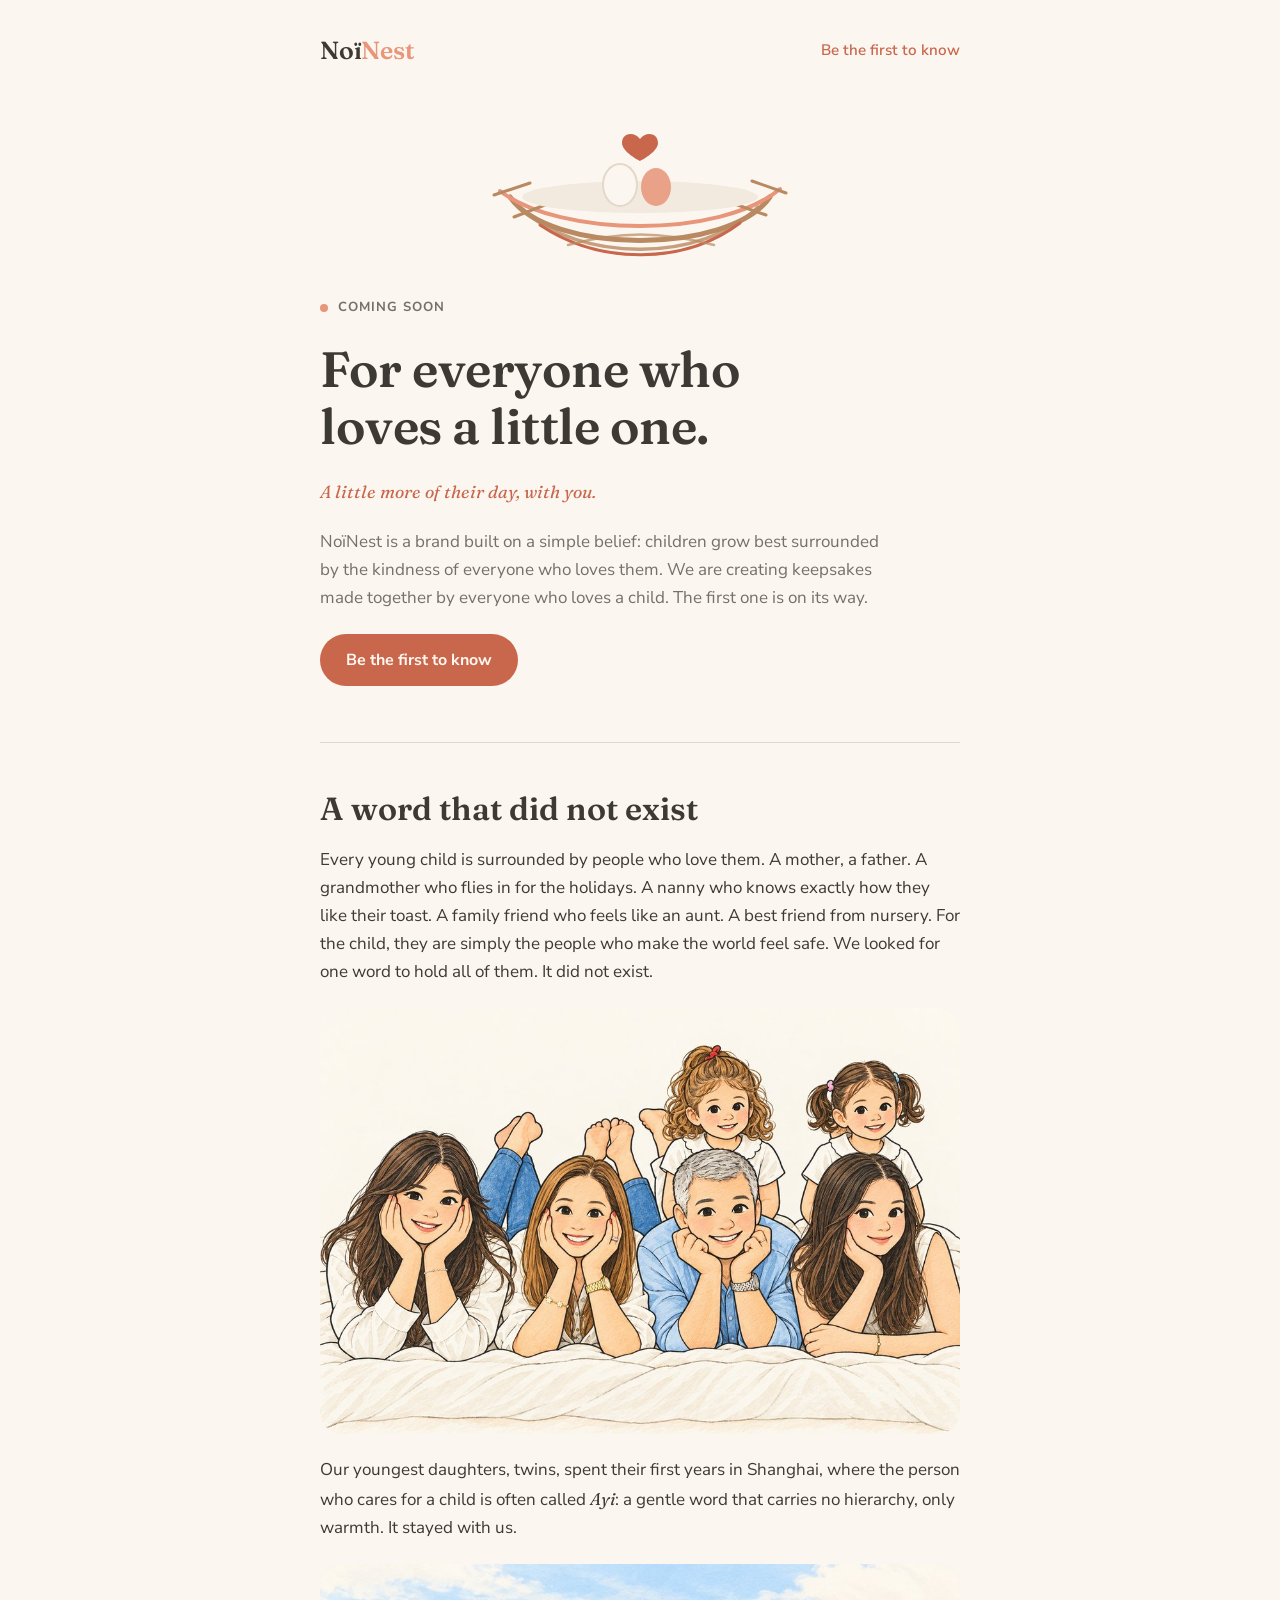
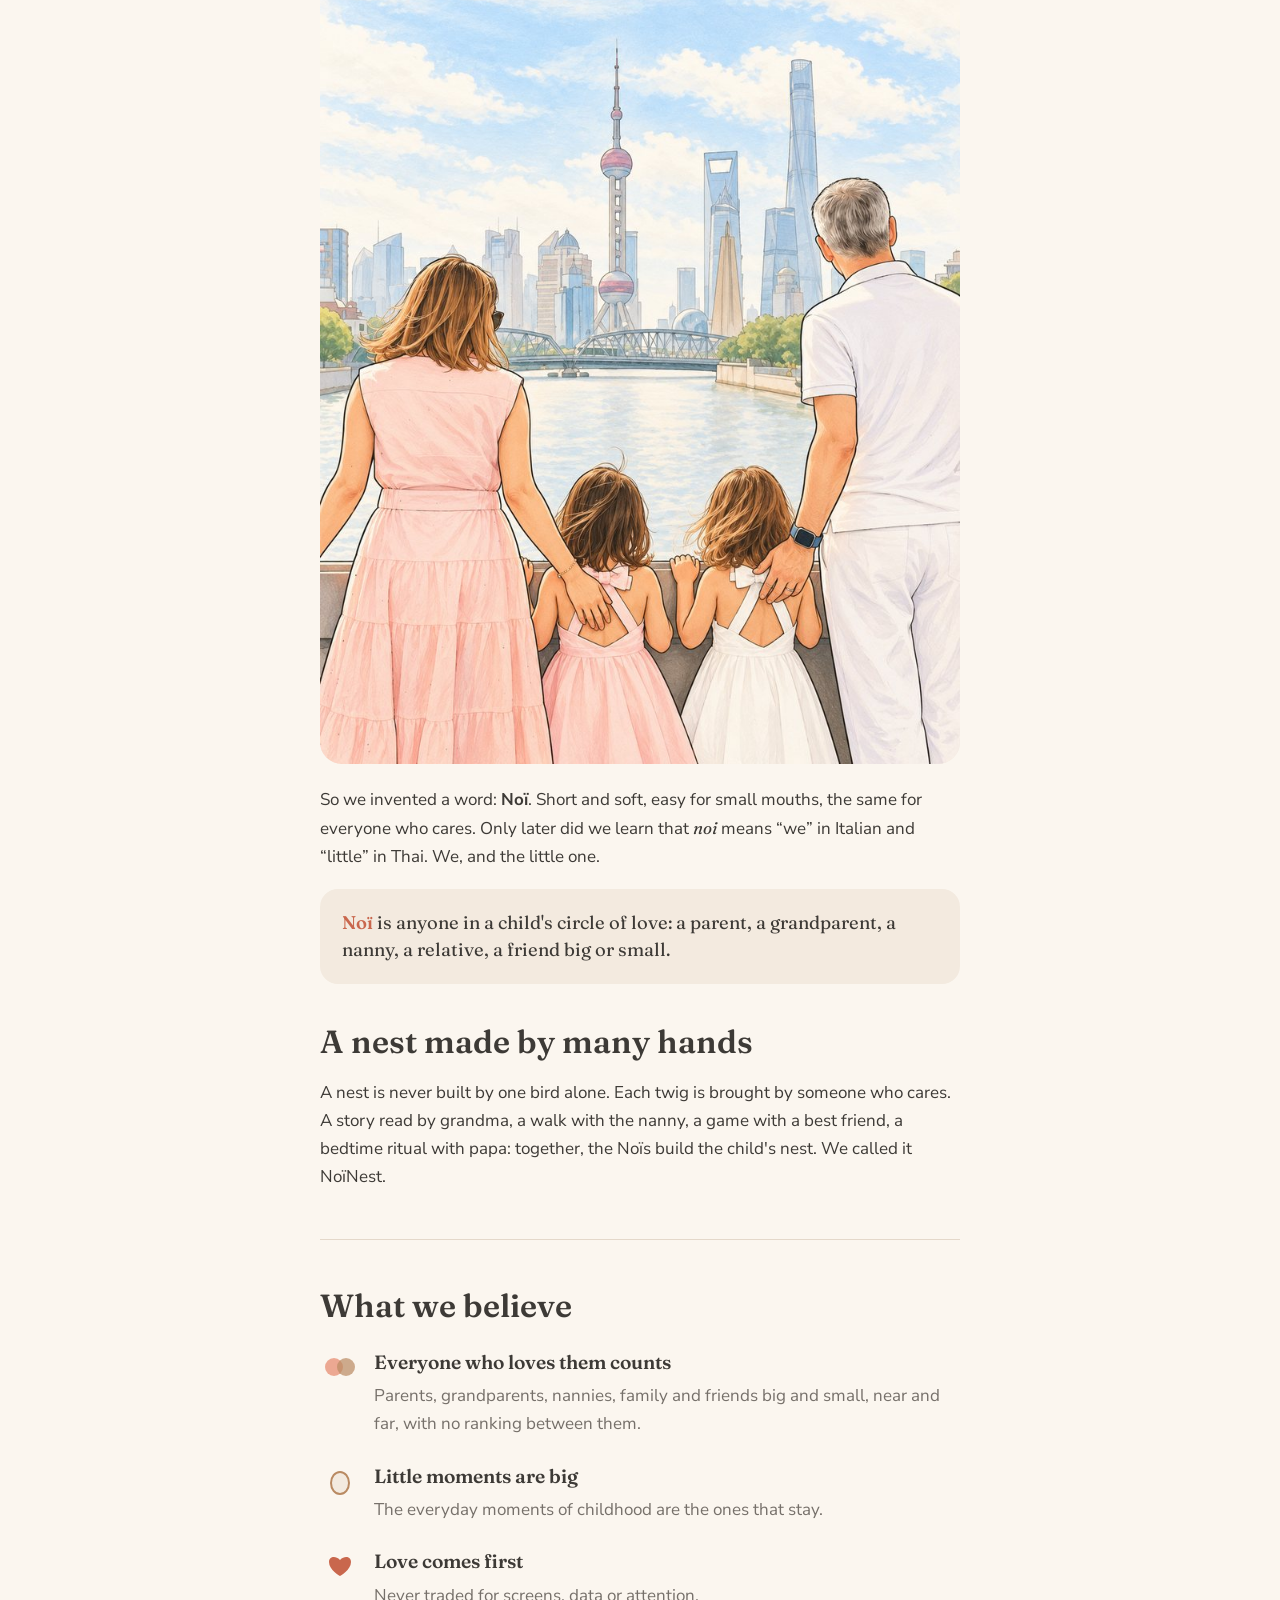
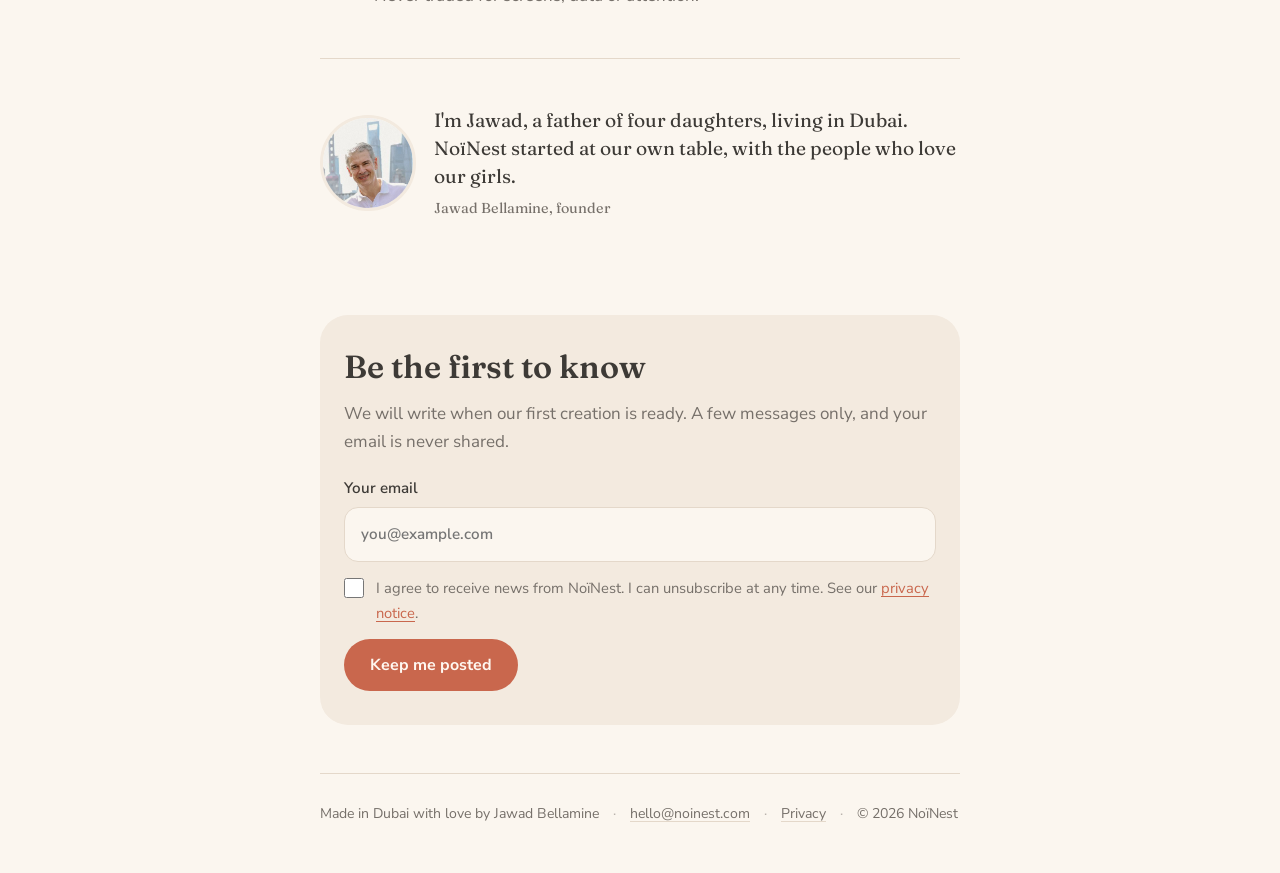
<file: public/index.html>
<!doctype html>
<html lang="en">
<head>
<meta charset="utf-8">
<meta name="viewport" content="width=device-width, initial-scale=1, viewport-fit=cover">
<title>NoïNest · For everyone who loves a little one</title>
<meta name="description" content="NoïNest (NoiNest) is a brand built on a simple belief: children grow best surrounded by the kindness of everyone who loves them. We are creating keepsakes made together by everyone who loves a child.">
<link rel="canonical" href="https://noinest.com/">
<meta name="theme-color" content="#FBF6EF">
<meta property="og:type" content="website">
<meta property="og:site_name" content="NoïNest">
<meta property="og:title" content="NoïNest · For everyone who loves a little one">
<meta property="og:description" content="Children grow best surrounded by the kindness of everyone who loves them. We are creating keepsakes made together by everyone who loves a child.">
<meta property="og:url" content="https://noinest.com/">
<meta property="og:image" content="https://noinest.com/og-image.jpg?v=2">
<meta property="og:image:width" content="1200">
<meta property="og:image:height" content="630">
<meta name="twitter:card" content="summary_large_image">
<link rel="icon" href="/favicon.ico" sizes="any">
<link rel="icon" type="image/png" sizes="48x48" href="/favicon-48.png">
<link rel="icon" type="image/png" sizes="192x192" href="/icon-192.png">
<link rel="icon" type="image/png" sizes="512x512" href="icon-512.png">
<link rel="apple-touch-icon" href="apple-touch-icon.png">
<link rel="preload" href="fonts/fraunces.woff2" as="font" type="font/woff2" crossorigin>
<link rel="stylesheet" href="styles.css">
<script type="application/ld+json">
{
  "@context": "https://schema.org",
  "@graph": [
    {
      "@type": "Organization",
      "@id": "https://noinest.com/#organization",
      "name": "NoïNest",
      "alternateName": ["NoiNest", "Noi Nest", "Noinest"],
      "url": "https://noinest.com/",
      "logo": "https://noinest.com/icon-512.png",
      "email": "hello@noinest.com",
      "description": "NoïNest is a brand built on a simple belief: children grow best surrounded by the kindness of everyone who loves them. It creates keepsakes made together by everyone who loves a child.",
      "founder": { "@type": "Person", "name": "Jawad Bellamine" },
      "foundingLocation": { "@type": "Place", "name": "Dubai, United Arab Emirates" }
    },
    {
      "@type": "WebSite",
      "@id": "https://noinest.com/#website",
      "name": "NoïNest",
      "alternateName": ["NoiNest", "Noinest"],
      "url": "https://noinest.com/",
      "publisher": { "@id": "https://noinest.com/#organization" }
    }
  ]
}
</script>
</head>
<body>
<div class="wrap">
  <header class="top">
    <a class="logo" href="#top" aria-label="NoïNest home">Noï<span>Nest</span></a>
    <a class="link" href="#join">Be the first to know</a>
  </header>

  <main id="top">
    <div class="hero">
      <!-- Woven nest: a few hand-drawn twigs around a soft hollow -->
      <svg class="nest" viewBox="0 0 340 170" role="img" aria-label="A small woven nest">
        <g fill="none" stroke-linecap="round">
          <path d="M40 92 C 80 150, 260 150, 300 92" stroke="var(--twig)" stroke-width="5"/>
          <path d="M30 86 C 90 132, 250 134, 310 84" stroke="var(--accent)" stroke-width="4"/>
          <path d="M52 104 C 110 158, 232 158, 288 102" stroke="var(--twig)" stroke-width="3.5" opacity=".8"/>
          <path d="M70 120 C 130 160, 214 160, 270 118" stroke="var(--accent-strong)" stroke-width="3"/>
          <path d="M24 90 L 60 78 M 316 88 L 282 76 M 44 112 L 80 98 M 296 110 L 262 98" stroke="var(--twig)" stroke-width="3"/>
          <path d="M98 140 C 150 126, 190 126, 244 140" stroke="var(--twig)" stroke-width="2.5" opacity=".7"/>
        </g>
        <ellipse cx="170" cy="92" rx="118" ry="16" fill="var(--surface)"/>
        <g>
          <ellipse cx="150" cy="80" rx="17" ry="21" fill="var(--bg)" stroke="var(--line)" stroke-width="2"/>
          <ellipse cx="186" cy="82" rx="15" ry="19" fill="var(--accent)" opacity=".85"/>
        </g>
        <path d="M170 34 c -6 -8, -18 -6, -18 4 c 0 9, 18 18, 18 18 s 18 -9, 18 -18 c 0 -10 -12 -12 -18 -4z" fill="var(--accent-strong)"/>
      </svg>

      <p class="soon">Coming soon</p>
      <h1>For everyone who loves a little one.</h1>
      <p class="signature">A little more of their day, with you.</p>
      <p class="lede">NoïNest is a brand built on a simple belief: children grow best surrounded by the kindness of everyone who loves them. We are creating keepsakes made together by everyone who loves a child. The first one is on its way.</p>
      <a class="btn" href="#join">Be the first to know</a>
    </div>

    <section class="story" aria-labelledby="story-title">
      <h2 id="story-title">A word that did not exist</h2>
      <p>Every young child is surrounded by people who love them. A mother, a father. A grandmother who flies in for the holidays. A nanny who knows exactly how they like their toast. A family friend who feels like an aunt. A best friend from nursery. For the child, they are simply the people who make the world feel safe. We looked for one word to hold all of them. It did not exist.</p>
      <figure class="pic"><img src="img/family-nest.jpg?v=2" width="1000" height="667" alt="Illustration of the founder's family lying side by side on a bed, chins on their hands, smiling"></figure>
      <p>Our youngest daughters, twins, spent their first years in Shanghai, where the person who cares for a child is often called <em>Ayi</em>: a gentle word that carries no hierarchy, only warmth. It stayed with us.</p>
      <figure class="pic tall"><img src="img/shanghai-bund.jpg?v=2" width="800" height="1000" alt="Illustration of a family seen from behind, looking at the Shanghai skyline from a bridge"></figure>
      <p>So we invented a word: <strong>Noï</strong>. Short and soft, easy for small mouths, the same for everyone who cares. Only later did we learn that <em>noi</em> means “we” in Italian and “little” in Thai. We, and the little one.</p>
      <p class="define"><strong>Noï</strong> is anyone in a child's circle of love: a parent, a grandparent, a nanny, a relative, a friend big or small.</p>

      <h2 style="margin-top:22px">A nest made by many hands</h2>
      <p>A nest is never built by one bird alone. Each twig is brought by someone who cares. A story read by grandma, a walk with the nanny, a game with a best friend, a bedtime ritual with papa: together, the Noïs build the child's nest. We called it NoïNest.</p>
    </section>

    <section aria-labelledby="beliefs-title">
      <h2 id="beliefs-title">What we believe</h2>
      <div class="beliefs">
        <div class="belief">
          <svg viewBox="0 0 40 40" aria-hidden="true"><circle cx="14" cy="20" r="9" fill="var(--accent)" opacity=".8"/><circle cx="26" cy="20" r="9" fill="var(--twig)" opacity=".7"/></svg>
          <div><h3>Everyone who loves them counts</h3><p>Parents, grandparents, nannies, family and friends big and small, near and far, with no ranking between them.</p></div>
        </div>
        <div class="belief">
          <svg viewBox="0 0 40 40" aria-hidden="true"><ellipse cx="20" cy="22" rx="9" ry="11" fill="var(--surface)" stroke="var(--twig)" stroke-width="2"/></svg>
          <div><h3>Little moments are big</h3><p>The everyday moments of childhood are the ones that stay.</p></div>
        </div>
        <div class="belief">
          <svg viewBox="0 0 40 40" aria-hidden="true"><path d="M20 30 s-11-6-11-14c0-5 6-7 11-2 5-5 11-3 11 2 0 8-11 14-11 14z" fill="var(--accent-strong)"/></svg>
          <div><h3>Love comes first</h3><p>Never traded for screens, data or attention.</p></div>
        </div>
      </div>
    </section>

    <section aria-label="A note from the founder">
      <div class="founder">
        <img class="portrait" src="img/founder-portrait.jpg" width="320" height="320" alt="Jawad Bellamine, founder of NoïNest">
        <blockquote>I'm Jawad, a father of four daughters, living in Dubai. NoïNest started at our own table, with the people who love our girls.<cite>Jawad Bellamine, founder</cite></blockquote>
      </div>
    </section>

    <div class="join" id="join">
      <h2>Be the first to know</h2>
      <p class="note">We will write when our first creation is ready. A few messages only, and your email is never shared.</p>
      <form id="signup" novalidate>
        <label class="field" for="email">Your email
          <input id="email" name="EMAIL" type="email" autocomplete="email" placeholder="you@example.com" required>
        </label>
        <label class="consent" for="consent">
          <input id="consent" name="OPT_IN" type="checkbox" value="1" required>
          <span>I agree to receive news from NoïNest. I can unsubscribe at any time. See our <a href="privacy.html">privacy notice</a>.</span>
        </label>
        <div class="hp" aria-hidden="true"><label for="website">Leave this empty</label><input id="website" name="email_address_check" type="text" tabindex="-1" autocomplete="off" value=""></div>
        <input type="hidden" name="locale" value="en">
        <input type="hidden" name="html_type" value="simple">
        <p class="error" id="error" role="alert" hidden></p>
        <button class="btn" id="submit" type="submit">Keep me posted</button>
      </form>
      <p class="thanks" id="thanks" role="status" hidden>Thank you. You are part of the nest now.<small>We have sent you an email: tap the link inside to confirm.</small></p>
    </div>
  </main>

  <footer>
    <span>Made in Dubai with love by Jawad Bellamine</span><span class="dot">·</span>
    <a href="mailto:hello@noinest.com">hello@noinest.com</a><span class="dot">·</span>
    <a href="privacy.html">Privacy</a><span class="dot">·</span>
    <span>© 2026 NoïNest</span>
  </footer>
</div>

<script>
// Brevo form endpoint: paste the form's action URL (https://….sibforms.com/serve/…) between the quotes.
const BREVO_FORM_URL = "https://c0200402.sibforms.com/serve/[base64]";

const form = document.getElementById('signup');
const email = document.getElementById('email');
const consent = document.getElementById('consent');
const error = document.getElementById('error');
const submit = document.getElementById('submit');

function showError(message, field) {
  error.textContent = message;
  error.hidden = false;
  if (field) field.focus();
}

form.addEventListener('submit', async (e) => {
  e.preventDefault();
  if (!email.value || !email.checkValidity()) return showError('Please enter a valid email address.', email);
  if (!consent.checked) return showError('Please tick the box so we can write to you.', consent);
  if (!BREVO_FORM_URL) return showError('Sign-up opens in a few days. Please come back soon.');
  error.hidden = true;
  submit.disabled = true;
  try {
    const response = await fetch(BREVO_FORM_URL, { method: 'POST', body: new FormData(form) });
    let result = {};
    try { result = await response.json(); } catch (e) { /* non-JSON answer */ }
    if (!response.ok || result.success === false) {
      submit.disabled = false;
      if (result.errors && result.errors.EMAIL) return showError('Please check your email address and try again.', email);
      return showError('Something went wrong on our side. Please try again in a moment, or write to hello@noinest.com.');
    }
    form.hidden = true;
    document.getElementById('thanks').hidden = false;
  } catch (err) {
    submit.disabled = false;
    showError('We could not reach our mailing service. Please check your connection and try again.');
  }
});
</script>
</body>
</html>
</file>
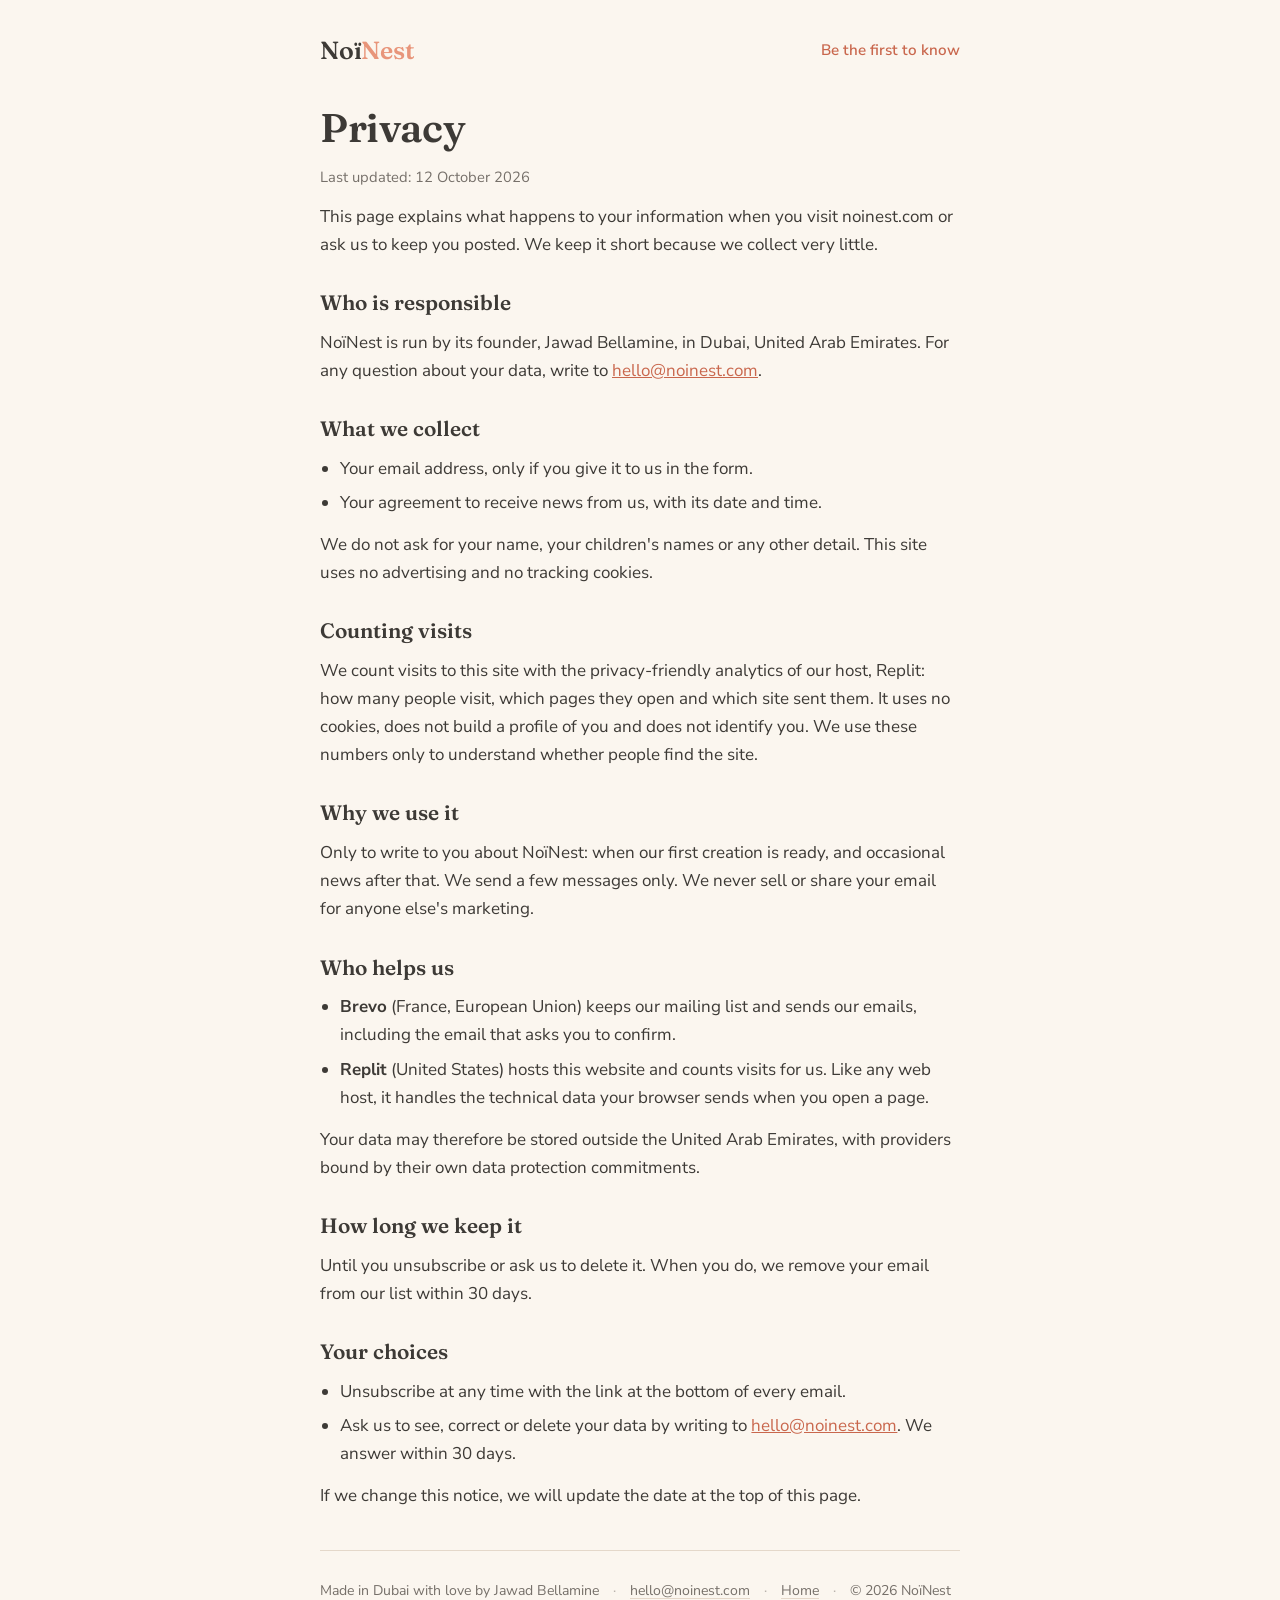
<file: public/privacy.html>
<!doctype html>
<html lang="en">
<head>
<meta charset="utf-8">
<meta name="viewport" content="width=device-width, initial-scale=1, viewport-fit=cover">
<title>Privacy · NoïNest</title>
<meta name="description" content="How NoïNest handles the email address you give us on noinest.com.">
<meta name="robots" content="noindex">
<meta name="theme-color" content="#FBF6EF">
<link rel="icon" href="/favicon.ico" sizes="any">
<link rel="icon" type="image/png" sizes="48x48" href="/favicon-48.png">
<link rel="icon" type="image/png" sizes="192x192" href="/icon-192.png">
<link rel="icon" type="image/png" sizes="512x512" href="icon-512.png">
<link rel="apple-touch-icon" href="apple-touch-icon.png">
<link rel="stylesheet" href="styles.css">
</head>
<body>
<div class="wrap">
  <header class="top">
    <a class="logo" href="./" aria-label="NoïNest home">Noï<span>Nest</span></a>
    <a class="link" href="./#join">Be the first to know</a>
  </header>

  <main class="legal">
    <h1>Privacy</h1>
    <p class="updated">Last updated: 12 October 2026</p>
    <p>This page explains what happens to your information when you visit noinest.com or ask us to keep you posted. We keep it short because we collect very little.</p>

    <h2>Who is responsible</h2>
    <p>NoïNest is run by its founder, Jawad Bellamine, in Dubai, United Arab Emirates. For any question about your data, write to <a href="mailto:hello@noinest.com">hello@noinest.com</a>.</p>

    <h2>What we collect</h2>
    <ul>
      <li>Your email address, only if you give it to us in the form.</li>
      <li>Your agreement to receive news from us, with its date and time.</li>
    </ul>
    <p>We do not ask for your name, your children's names or any other detail. This site uses no advertising and no tracking cookies.</p>

    <h2>Counting visits</h2>
    <p>We count visits to this site with the privacy-friendly analytics of our host, Replit: how many people visit, which pages they open and which site sent them. It uses no cookies, does not build a profile of you and does not identify you. We use these numbers only to understand whether people find the site.</p>

    <h2>Why we use it</h2>
    <p>Only to write to you about NoïNest: when our first creation is ready, and occasional news after that. We send a few messages only. We never sell or share your email for anyone else's marketing.</p>

    <h2>Who helps us</h2>
    <ul>
      <li><strong>Brevo</strong> (France, European Union) keeps our mailing list and sends our emails, including the email that asks you to confirm.</li>
      <li><strong>Replit</strong> (United States) hosts this website and counts visits for us. Like any web host, it handles the technical data your browser sends when you open a page.</li>
    </ul>
    <p>Your data may therefore be stored outside the United Arab Emirates, with providers bound by their own data protection commitments.</p>

    <h2>How long we keep it</h2>
    <p>Until you unsubscribe or ask us to delete it. When you do, we remove your email from our list within 30 days.</p>

    <h2>Your choices</h2>
    <ul>
      <li>Unsubscribe at any time with the link at the bottom of every email.</li>
      <li>Ask us to see, correct or delete your data by writing to <a href="mailto:hello@noinest.com">hello@noinest.com</a>. We answer within 30 days.</li>
    </ul>
    <p>If we change this notice, we will update the date at the top of this page.</p>
  </main>

  <footer>
    <span>Made in Dubai with love by Jawad Bellamine</span><span class="dot">·</span>
    <a href="mailto:hello@noinest.com">hello@noinest.com</a><span class="dot">·</span>
    <a href="./">Home</a><span class="dot">·</span>
    <span>© 2026 NoïNest</span>
  </footer>
</div>
</body>
</html>
</file>
<file: public/styles.css>
@font-face{font-family:"Fraunces";src:url("fonts/fraunces.woff2") format("woff2");font-weight:100 900;font-style:normal;font-display:swap}
@font-face{font-family:"Fraunces";src:url("fonts/fraunces-italic.woff2") format("woff2");font-weight:100 900;font-style:italic;font-display:swap}
@font-face{font-family:"Nunito Sans";src:url("fonts/nunito-sans.woff2") format("woff2");font-weight:200 1000;font-style:normal;font-display:swap}
/* Layout: one calm reading column, like a letter from a family; a woven nest drawn in the hero is the single bold moment. */
:root{
  --bg:#FBF6EF;          /* warm cream paper */
  --surface:#F3EADF;     /* soft nest straw */
  --ink:#3D3A36;         /* charcoal (logo "Noï") */
  --muted:#76706A;
  --accent:#E8957A;      /* terracotta (logo "Nest") */
  --accent-strong:#C9674D;
  --on-accent:#FFF8F1;
  --line:#E4D8CA;
  --twig:#B98A62;
  --display:"Fraunces", Georgia, "Times New Roman", serif;
  --body:"Nunito Sans", "Segoe UI", Roboto, Helvetica, Arial, sans-serif;
}
@media (prefers-color-scheme: dark){
  :root:not([data-theme="light"]){
    --bg:#221E1B; --surface:#2D2824; --ink:#F2EAE1; --muted:#B3A99F;
    --accent:#EFA48A; --accent-strong:#E8957A; --on-accent:#2A1610;
    --line:#40382F; --twig:#C79A72; color-scheme:dark;
  }
}
:root[data-theme="dark"]{
  --bg:#221E1B; --surface:#2D2824; --ink:#F2EAE1; --muted:#B3A99F;
  --accent:#EFA48A; --accent-strong:#E8957A; --on-accent:#2A1610;
  --line:#40382F; --twig:#C79A72; color-scheme:dark;
}
*{box-sizing:border-box}
html{scroll-behavior:smooth}
@media (prefers-reduced-motion:reduce){html{scroll-behavior:auto}}
body{
  background:var(--bg); color:var(--ink);
  font-family:var(--body); font-size:1.0625rem; line-height:1.65;
  padding-inline:20px; padding-block:0;
  -webkit-font-smoothing:antialiased;
}
.wrap{max-width:640px; margin-inline:auto}
h1,h2{font-family:var(--display); font-weight:600; text-wrap:balance; line-height:1.15; margin:0}
h1{font-size:clamp(2.1rem, 7vw, 3.1rem); letter-spacing:-0.01em}
h2{font-size:clamp(1.55rem, 5vw, 2rem)}
p{margin:0}
em{font-family:var(--display); font-style:italic}

/* Header */
.top{display:flex; justify-content:space-between; align-items:center; padding-block:22px}
.logo{font-family:var(--display); font-weight:600; font-size:1.55rem; letter-spacing:-0.01em; text-decoration:none; color:var(--ink)}
.logo span{color:var(--accent)}
.top a.link{font-weight:600; font-size:.95rem; color:var(--accent-strong); text-decoration:none}

/* Hero */
.hero{display:grid; gap:22px; padding-block:12px 56px; text-align:left}
.nest{width:100%; max-width:340px; height:auto; margin-inline:auto; display:block}
.signature{font-family:var(--display); font-style:italic; color:var(--accent-strong); font-size:1.1rem}
.lede{color:var(--muted); max-width:34em}
.soon{display:inline-flex; align-items:center; gap:10px; font-size:.82rem; font-weight:700; letter-spacing:.08em; text-transform:uppercase; color:var(--muted)}
.soon::before{content:""; width:8px; height:8px; border-radius:50%; background:var(--accent)}
.btn{
  display:inline-block; justify-self:start; border:0; cursor:pointer;
  background:var(--accent-strong); color:var(--on-accent);
  font:700 1rem var(--body); padding:15px 26px; border-radius:999px; text-decoration:none;
  transition:transform .15s ease, background .15s ease;
}
.btn:hover{transform:translateY(-1px)}
.btn:focus-visible, input:focus-visible, a:focus-visible{outline:3px solid var(--accent); outline-offset:3px}

/* Sections */
section{padding-block:48px; border-top:1px solid var(--line)}
.story{display:grid; gap:18px}
.define{
  background:var(--surface); border-radius:18px; padding:20px 22px;
  font-family:var(--display); font-size:1.15rem; line-height:1.5;
}
.define strong{color:var(--accent-strong); font-weight:600}

.beliefs{display:grid; gap:22px; margin-top:22px}
.belief{display:grid; grid-template-columns:40px 1fr; gap:14px; align-items:start}
.belief svg{width:40px; height:40px}
.belief h3{font-family:var(--display); font-weight:600; font-size:1.2rem; margin:0 0 4px}
.belief p{color:var(--muted)}

.founder{display:grid; grid-template-columns:96px 1fr; gap:18px; align-items:center}
.pic{margin:4px 0; border-radius:22px; overflow:hidden; background:var(--surface); max-width:100%}
.pic img{display:block; width:100%; height:auto; aspect-ratio:3/2; object-fit:cover}
.pic.tall img{aspect-ratio:4/5; object-position:50% 40%}
.portrait{width:96px; height:96px; border-radius:50%; object-fit:cover; border:3px solid var(--surface)}
.founder blockquote{margin:0; font-family:var(--display); font-size:1.2rem; line-height:1.45}
.founder cite{display:block; margin-top:8px; font-style:normal; font-size:.9rem; color:var(--muted)}

/* Sign-up */
.join{background:var(--surface); border:0; border-radius:28px; padding:34px 24px; margin-block:48px; display:grid; gap:14px}
.join p.note{color:var(--muted)}
form{display:grid; gap:14px; margin-top:6px}
label.field{display:grid; gap:6px; font-weight:600; font-size:.95rem}
input[type=email]{
  font:inherit; padding:14px 16px; border-radius:14px; border:1.5px solid var(--line);
  background:var(--bg); color:var(--ink); width:100%;
}
.consent{display:grid; grid-template-columns:22px 1fr; gap:10px; font-size:.92rem; color:var(--muted); align-items:start}
.consent input{width:20px; height:20px; margin:2px 0 0; accent-color:var(--accent-strong)}
.error{color:var(--accent-strong); font-size:.9rem; font-weight:600}
.thanks{font-family:var(--display); font-size:1.35rem; line-height:1.4}

footer{padding-block:28px 40px; border-top:1px solid var(--line); font-size:.88rem; color:var(--muted); display:flex; flex-wrap:wrap; gap:6px 14px}
footer .dot{opacity:.5}

footer a{color:inherit; text-decoration:underline; text-decoration-color:var(--line); text-underline-offset:3px}
footer a:hover{color:var(--ink)}
.btn[disabled]{opacity:.6; cursor:wait}
.thanks small{display:block; margin-top:8px; font-family:var(--body); font-size:.95rem; color:var(--muted)}
.hp{position:absolute; left:-5000px; width:1px; height:1px; overflow:hidden}

/* Privacy page */
.legal{padding-block:12px 40px; display:grid; gap:14px}
.legal h1{font-size:clamp(1.9rem,6vw,2.5rem)}
.legal h2{font-size:1.3rem; margin-top:18px}
.legal p,.legal li{color:var(--ink)}
.legal ul{margin:0; padding-left:1.2em; display:grid; gap:6px}
.legal .updated{color:var(--muted); font-size:.92rem}
.legal a{color:var(--accent-strong)}
.consent a,.join a{color:var(--accent-strong); text-underline-offset:3px}
</file>
